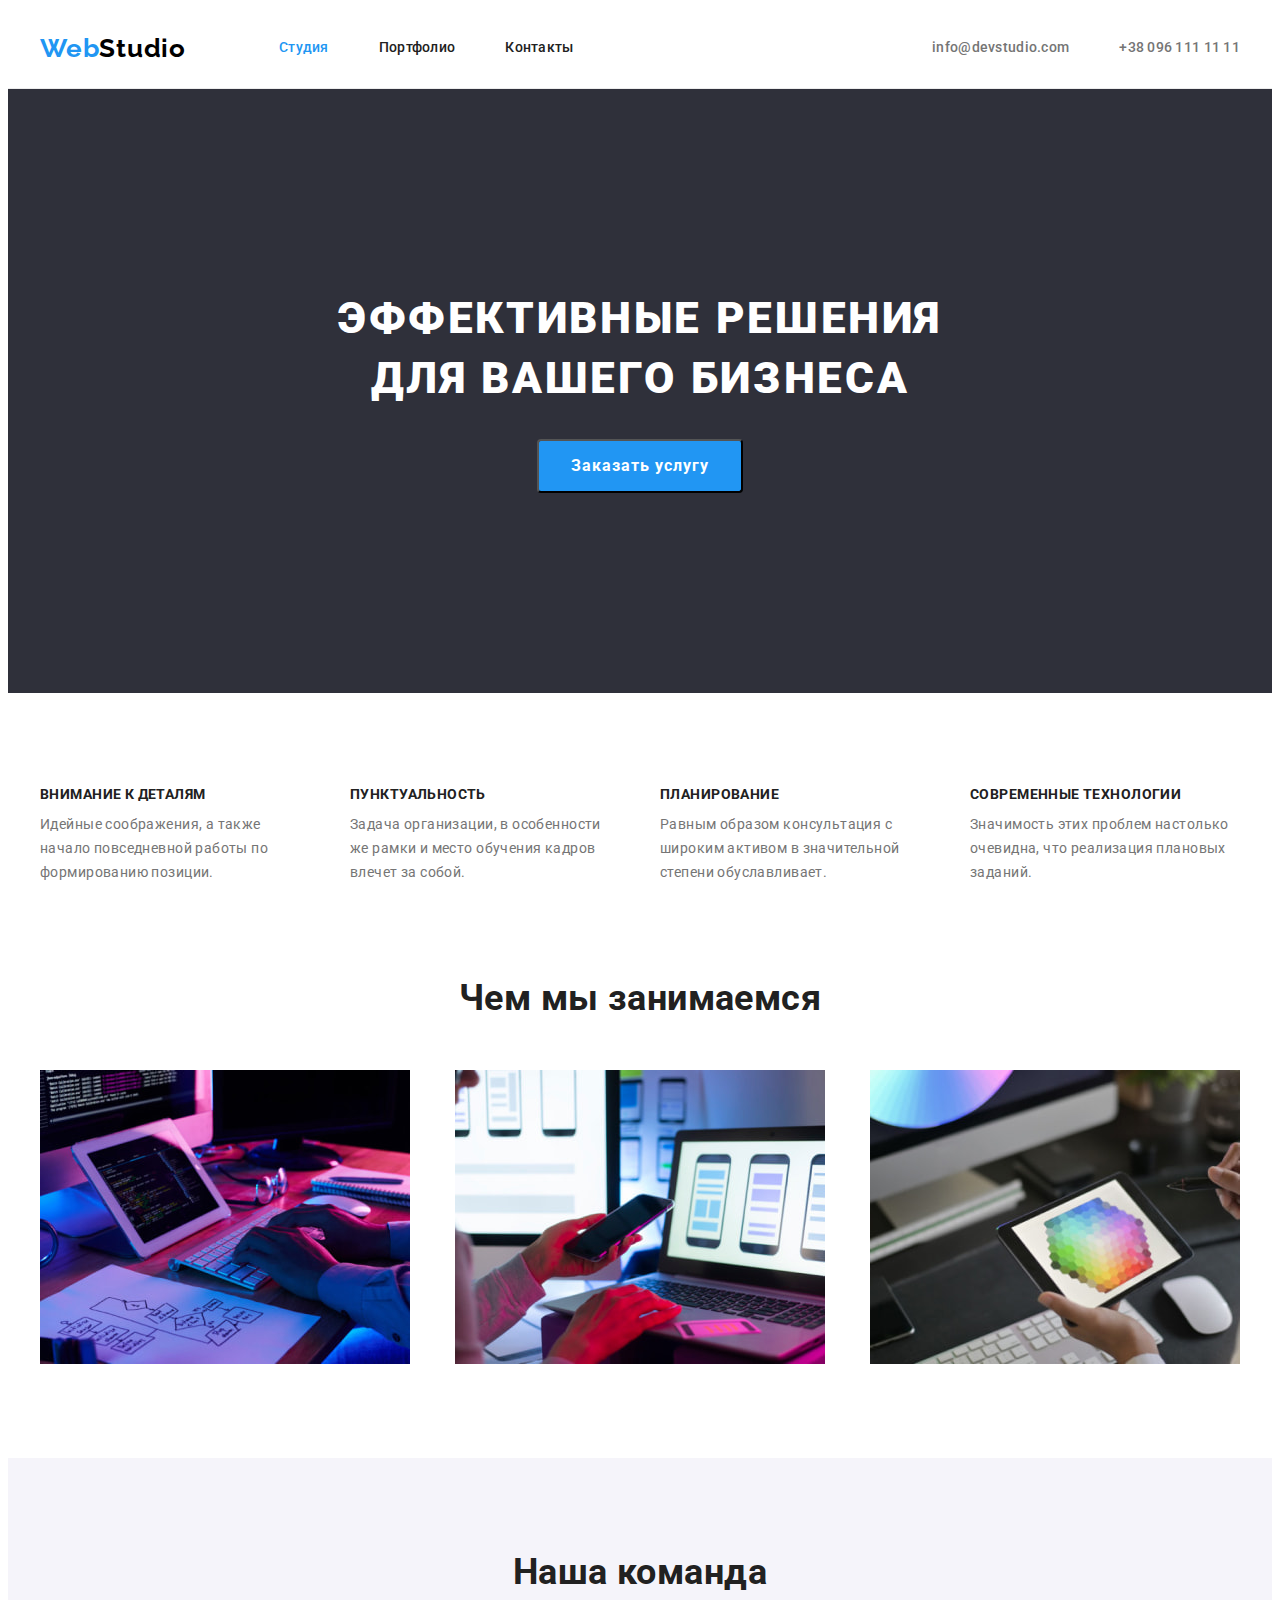
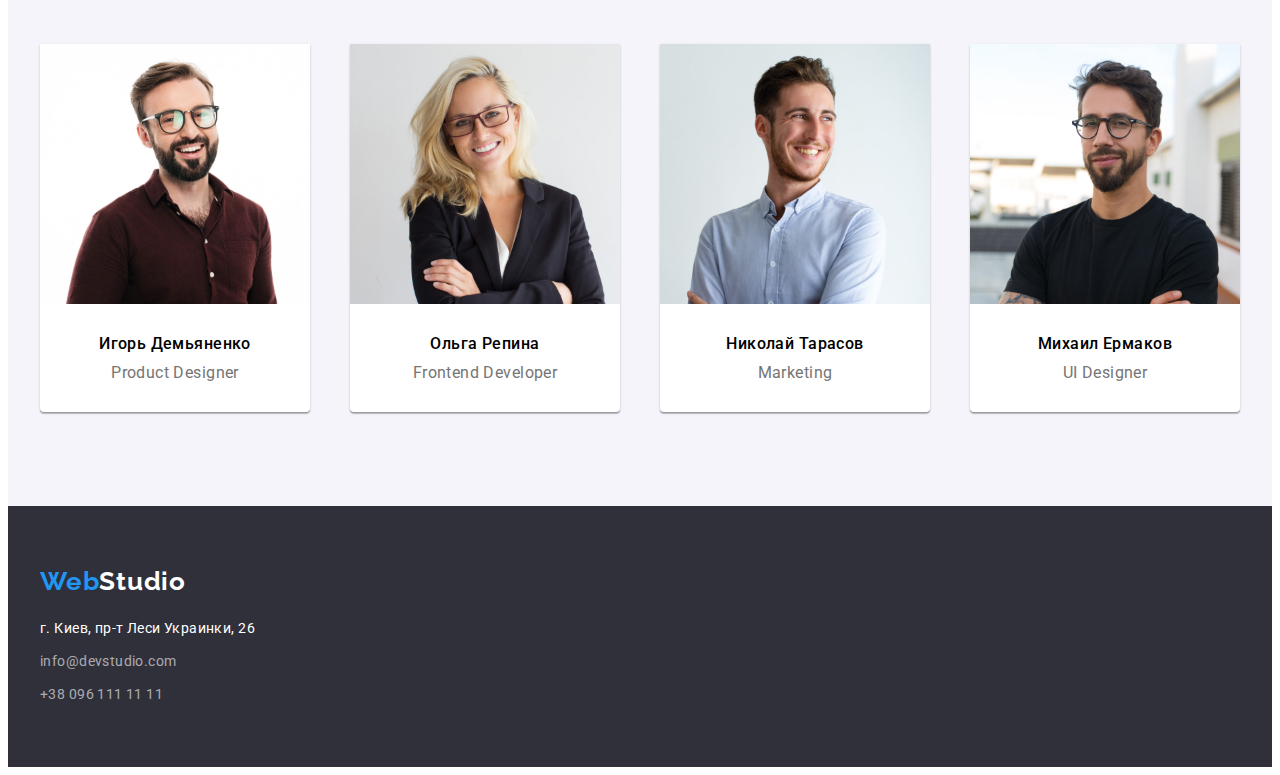
<file: index.html>
<!DOCTYPE html>
<html lang="en">
  <head>
    <meta charset="UTF-8" />
    <meta http-equiv="X-UA-Compatible" content="IE=edge" />
    <meta name="viewport" content="width=device-width, initial-scale=1.0" />
    <title>Web Studio</title>
    <!-- Project fonts -->
    <link rel="preconnect" href="https://fonts.googleapis.com" />
    <link rel="preconnect" href="https://fonts.gstatic.com" crossorigin />
    <link
      href="https://fonts.googleapis.com/css2?family=Raleway:wght@700&family=Roboto:wght@400;500;700;900&display=swap"
      rel="stylesheet"
    />
    <!-- Normalize -->
    <link
      rel="stylesheet"
      href="https://cdnjs.cloudflare.com/ajax/libs/modern-normalize/1.1.0/modern-normalize.min.css"
      integrity="sha512-wpPYUAdjBVSE4KJnH1VR1HeZfpl1ub8YT/NKx4PuQ5NmX2tKuGu6U/JRp5y+Y8XG2tV+wKQpNHVUX03MfMFn9Q=="
      crossorigin="anonymous"
      referrerpolicy="no-referrer"
    />
    <!-- Custom styles -->
    <link rel="stylesheet" href="./css/styles.css" />
  </head>
  <body>
    <!-- Шапка  сайту-->
    <header class="header">
      <div class="container header-container">
        <a href="./index.html" class="logo">Web<span class="logo-black">Studio</span> </a>
        <nav class="navigator">
          <ul class="list navigator-list">
            <li class="navigator-item">
              <a class="navigator-link current" href="./index.html">Студия</a>
            </li>
            <li class="navigator-item">
              <a class="navigator-link" href="./portfolio.html">Портфолио</a>
            </li>
            <li class="navigator-item"><a class="navigator-link" href="#contacts">Контакты</a></li>
          </ul>
        </nav>
        <ul class="list contacts-list">
          <li class="contacts-item">
            <a class="contacts" href="mailto:info@devstudio.com">info@devstudio.com</a>
          </li>
          <li class="contacts-item">
            <a class="contacts" href="tel:380961111111">+38 096 111 11 11</a>
          </li>
        </ul>
      </div>
    </header>
    <main class="main">
      <!-- Секція "герой" -->
      <section class="hero">
        <div class="container">
          <h1 class="hero-title">Эффективные решения для вашего бизнеса</h1>
          <button class="hero-btn" type="button" name="order">Заказать услугу</button>
        </div>
      </section>
      <!-- Секція "переваги" (назва секції прихована)-->
      <section class="advantage">
        <div class="container">
          <h2 class="section-title invisible">Преимущества</h2>
          <ul class="list adv">
            <li class="item">
              <h3 class="title">Внимание к деталям</h3>
              <p class="text">
                Идейные соображения, а также начало повседневной работы по формированию позиции.
              </p>
            </li>
            <li class="item">
              <h3 class="title">Пунктуальность</h3>
              <p class="text">
                Задача организации, в особенности же рамки и место обучения кадров влечет за собой.
              </p>
            </li>
            <li class="item">
              <h3 class="title">Планирование</h3>
              <p class="text">
                Равным образом консультация с широким активом в значительной степени обуславливает.
              </p>
            </li>
            <li class="item">
              <h3 class="title">Современные технологии</h3>
              <p class="text">
                Значимость этих проблем настолько очевидна, что реализация плановых заданий.
              </p>
            </li>
          </ul>
        </div>
      </section>
      <!-- Секція "Чим ми займаємось" -->
      <section class="works">
        <div class="container">
          <h2 class="section-title">Чем мы занимаемся</h2>
          <ul class="list work">
            <li><img src="./images/work/img1.jpg" alt="Web development" width="370" /></li>
            <li><img src="./images/work/img2.jpg" alt="Mobile applications" width="370" /></li>
            <li><img src="./images/work/img3.jpg" alt="Design" width="370" /></li>
          </ul>
        </div>
      </section>
      <!-- Секція "команда" -->
      <section class="comand">
        <div class="container">
          <h2 class="section-title">Наша команда</h2>
          <ul class="list ccards">
            <li class="ccard">
              <img src="./images/comand/img1.jpg" alt="photo by Igor Demyanenko" width="270" />
              <div class="person">
                <h3 class="name">Игорь Демьяненко</h3>
                <p class="prof" lang="en">Product Designer</p>
              </div>
            </li>
            <li class="ccard">
              <img src="./images/comand/img2.jpg" alt="photo by Olga Repina" width="270" />
              <div class="person">
                <h3 class="name">Ольга Репина</h3>
                <p class="prof" lang="en">Frontend Developer</p>
              </div>
            </li>
            <li class="ccard">
              <img src="./images/comand/img3.jpg" alt="photo by Nikolai Tarasov" width="270" />
              <div class="person">
                <h3 class="name">Николай Тарасов</h3>
                <p class="prof" lang="en">Marketing</p>
              </div>
            </li>
            <li class="ccard">
              <img src="./images/comand/img4.jpg" alt="photo by Mikhail Ermakov" width="270" />
              <div class="person">
                <h3 class="name">Михаил Ермаков</h3>
                <p class="prof" lang="en">UI Designer</p>
              </div>
            </li>
          </ul>
        </div>
      </section>
    </main>
    <!-- Підвал сайту -->
    <footer class="footer">
      <div class="container">
        <a class="logo" href="./index.html">Web<span class="logo-white">Studio</span> </a>
        <address class="address" id="contacts">
          <ul class="list ads">
            <li class="item">
              <a
                class="map"
                href="//goo.gl/maps/XvVAJL7zwZZcy64VA"
                target="_blank"
                rel="noopener noreferrer"
                >г. Киев, пр-т Леси Украинки, 26</a
              >
            </li>
            <li class="item"><a class="mail" href="mailto:info@devstudio.com">info@devstudio.com</a></li>
            <li class="item"><a class="tel" href="tel:380961111111">+38 096 111 11 11</a></li>
          </ul>
        </address>
      </div>
    </footer>
  </body>
</html>
</file>
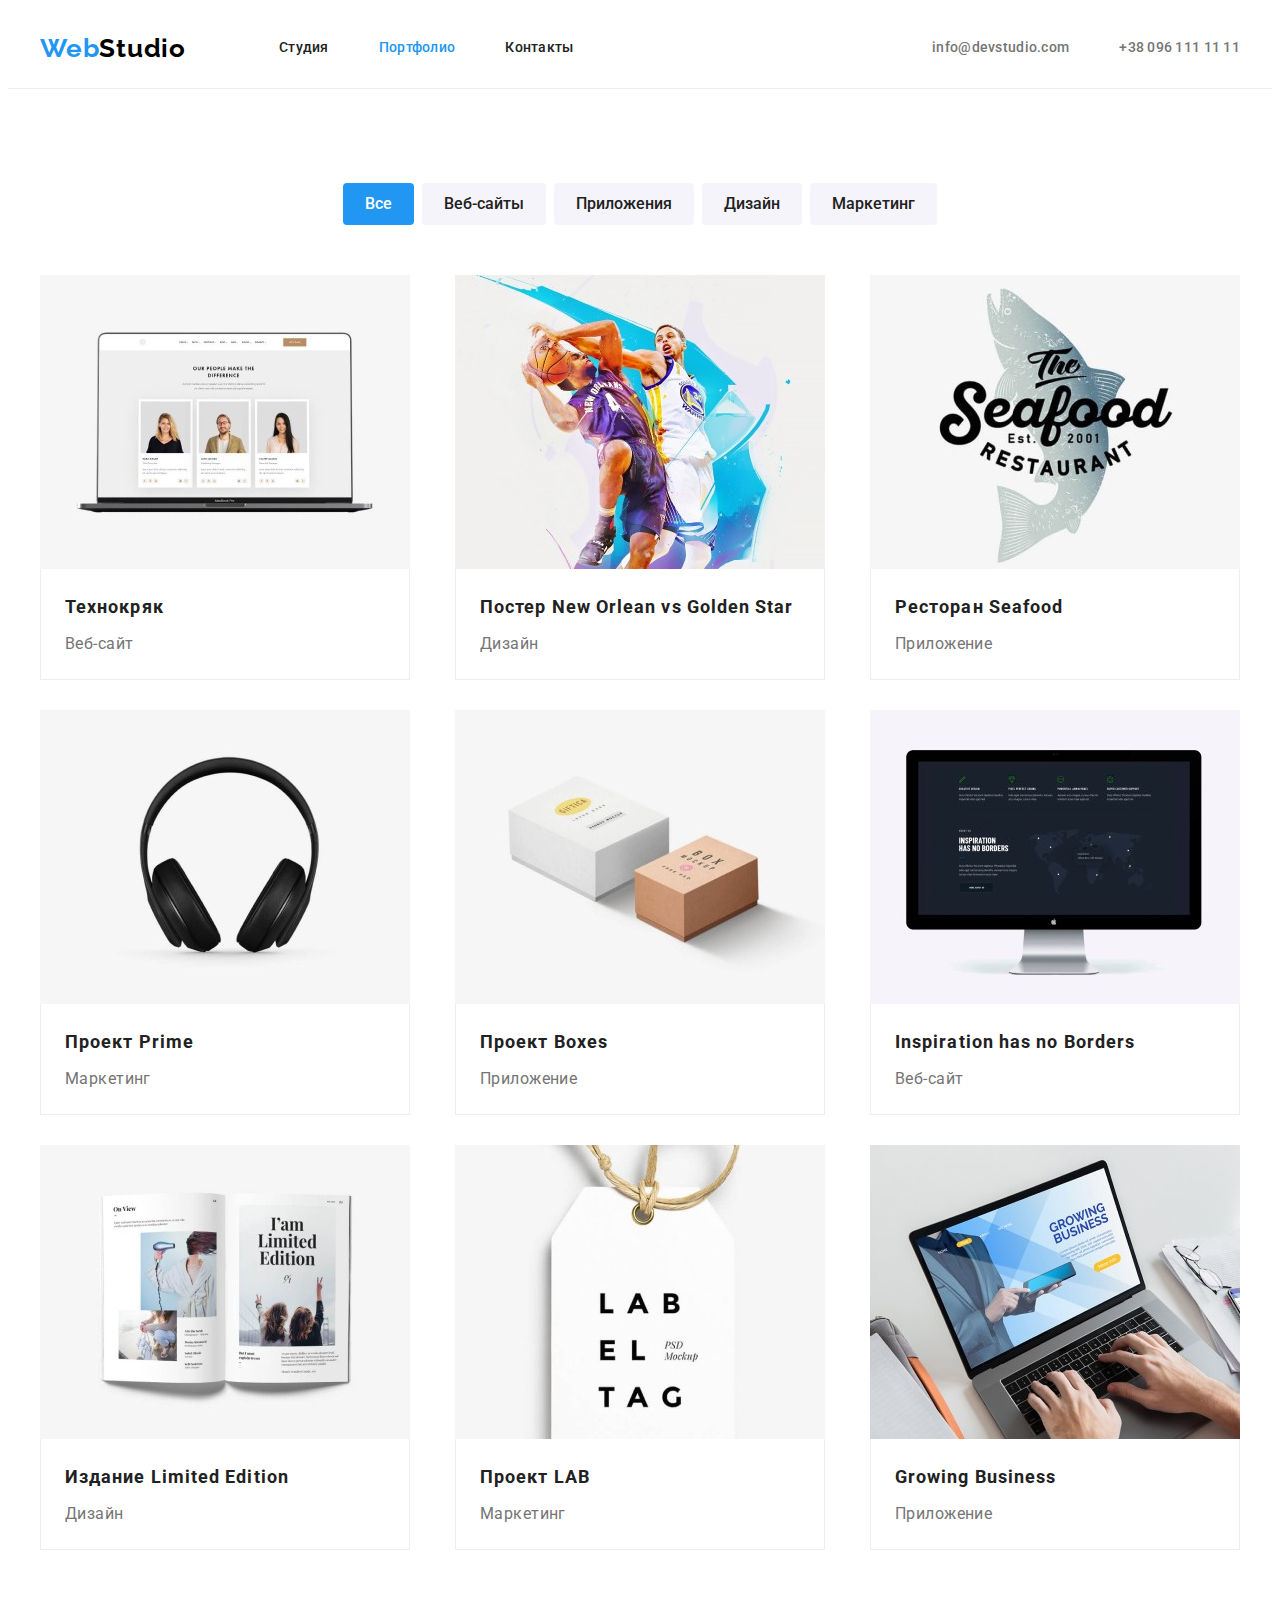
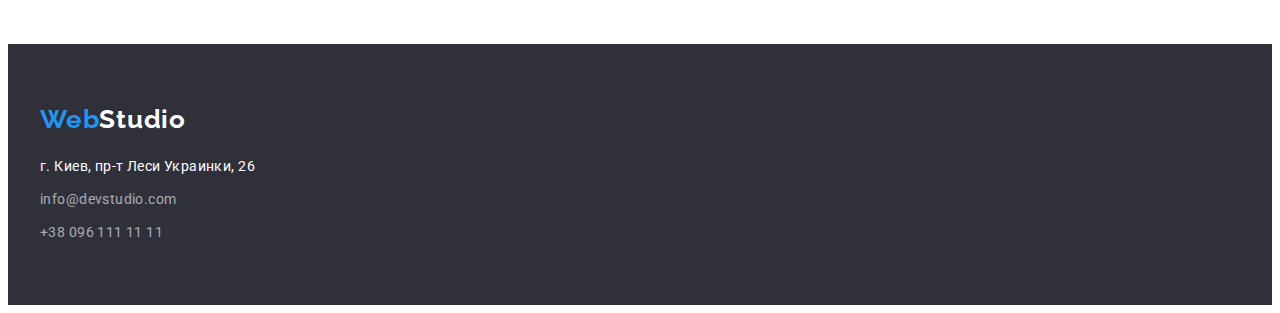
<file: portfolio.html>
<!DOCTYPE html>
<html lang="en">
  <head>
    <meta charset="UTF-8" />
    <meta http-equiv="X-UA-Compatible" content="IE=edge" />
    <meta name="viewport" content="width=device-width, initial-scale=1.0" />
    <title>Portfolio</title>
    <!-- Project fonts -->
    <link rel="preconnect" href="https://fonts.googleapis.com" />
    <link rel="preconnect" href="https://fonts.gstatic.com" crossorigin />
    <link
      href="https://fonts.googleapis.com/css2?family=Raleway:wght@700&family=Roboto:wght@400;500;700;900&display=swap"
      rel="stylesheet"
    />
    <!-- Normalize -->
    <link
      rel="stylesheet"
      href="https://cdnjs.cloudflare.com/ajax/libs/modern-normalize/1.1.0/modern-normalize.min.css"
      integrity="sha512-wpPYUAdjBVSE4KJnH1VR1HeZfpl1ub8YT/NKx4PuQ5NmX2tKuGu6U/JRp5y+Y8XG2tV+wKQpNHVUX03MfMFn9Q=="
      crossorigin="anonymous"
      referrerpolicy="no-referrer"
    />
    <!-- Custom styles -->
    <link rel="stylesheet" href="./css/styles.css" />
  </head>
  <body>
    <!-- Шапка сайту -->
    <header class="header">
      <div class="container header-container">
        <a href="./index.html" class="logo">Web<span class="logo-black">Studio</span> </a>
        <nav class="navigator">
          <ul class="list navigator-list">
            <li class="navigator-item"><a class="navigator-link" href="./index.html">Студия</a></li>
            <li class="navigator-item">
              <a class="navigator-link current" href="./portfolio.html">Портфолио</a>
            </li>
            <li class="navigator-item"><a class="navigator-link" href="#contacts">Контакты</a></li>
          </ul>
        </nav>
        <ul class="list contacts-list">
          <li class="contacts-item">
            <a class="contacts" href="mailto:info@devstudio.com">info@devstudio.com</a>
          </li>
          <li class="contacts-item">
            <a class="contacts" href="tel:380961111111">+38 096 111 11 11</a>
          </li>
        </ul>
      </div>
    </header>
    <main>
      <section class="section portfolio">
        <h1 class="invisible">Портфолио</h1>
        <!-- Кнопки вибору -->
        <div class="container">
          <ul class="list button">
            <li class="item"><button class="btn current" type="button">Все</button></li>
            <li class="item"><button class="btn" type="button">Веб-сайты</button></li>
            <li class="item"><button class="btn" type="button">Приложения</button></li>
            <li class="item"><button class="btn" type="button">Дизайн</button></li>
            <li class="item"><button class="btn" type="button">Маркетинг</button></li>
          </ul>
          <!-- Картки вибіркового перегляду  -->
          <ul class="list cards">
            <li class="item">
              <a class="card" href="">
                <img src="./images/portfolio/img1.jpg" width="370" alt="Технокряк" />
                <div class="text-bloc">
                  <h2 class="card-title">Технокряк</h2>
                  <p class="card-type">Веб-сайт</p>
                </div>
              </a>
            </li>
            <li class="item">
              <a class="card" href="">
                <img
                  src="./images/portfolio/img2.jpg"
                  width="370"
                  alt="Постер New Orlean vs Golden Star"
                />
                <div class="text-bloc">
                  <h2 class="card-title">Постер New Orlean vs Golden Star</h2>
                  <p class="card-type">Дизайн</p>
                </div>
              </a>
            </li>
            <li class="item">
              <a class="card" href="">
                <img src="./images/portfolio/img3.jpg" width="370" alt="Ресторан Seafood" />
                <div class="text-bloc">
                  <h2 class="card-title">Ресторан Seafood</h2>
                  <p class="card-type">Приложение</p>
                </div>
              </a>
            </li>
            <li class="item">
              <a class="card" href="">
                <img src="./images/portfolio/img4.jpg" width="370" alt="Проект Prime" />
                <div class="text-bloc">
                  <h2 class="card-title">Проект Prime</h2>
                  <p class="card-type">Маркетинг</p>
                </div>
              </a>
            </li>
            <li class="item">
              <a class="card" href="">
                <img src="./images/portfolio/img5.jpg" width="370" alt="Проект Boxes" />
                <div class="text-bloc">
                  <h2 class="card-title">Проект Boxes</h2>
                  <p class="card-type">Приложение</p>
                </div>
              </a>
            </li>
            <li class="item">
              <a class="card" href="">
                <img
                  src="./images/portfolio/img6.jpg"
                  width="370"
                  alt="Inspiration has no Borders"
                />
                <div class="text-bloc">
                  <h2 class="card-title">Inspiration has no Borders</h2>
                  <p class="card-type">Веб-сайт</p>
                </div>
              </a>
            </li>
            <li class="item">
              <a class="card" href="">
                <img src="./images/portfolio/img7.jpg" width="370" alt="Издание Limited Edition" />
                <div class="text-bloc">
                  <h2 class="card-title">Издание Limited Edition</h2>
                  <p class="card-type">Дизайн</p>
                </div>
              </a>
            </li>
            <li class="item">
              <a class="card" href="">
                <img src="./images/portfolio/img8.jpg" width="370" alt="Проект LAB" />
                <div class="text-bloc">
                  <h2 class="card-title">Проект LAB</h2>
                  <p class="card-type">Маркетинг</p>
                </div>
              </a>
            </li>
            <li class="item">
              <a class="card" href="">
                <img src="./images/portfolio/img9.jpg" width="370" alt="Growing Business" />
                <div class="text-bloc">
                  <h2 class="card-title">Growing Business</h2>
                  <p class="card-type">Приложение</p>
                </div>
              </a>
            </li>
          </ul>
        </div>
      </section>
    </main>
    <footer class="footer">
      <div class="container">
        <a class="logo" href="./index.html">Web<span class="logo-white">Studio</span> </a>
        <address class="address" id="contacts">
          <ul class="list ads">
            <li class="item">
              <a
                class="map"
                href="//goo.gl/maps/XvVAJL7zwZZcy64VA"
                target="_blank"
                rel="noopener noreferrer"
                >г. Киев, пр-т Леси Украинки, 26</a
              >
            </li>
            <li class="item">
              <a class="mail" href="mailto:info@devstudio.com">info@devstudio.com</a>
            </li>
            <li class="item"><a class="tel" href="tel:380961111111">+38 096 111 11 11</a></li>
          </ul>
        </address>
      </div>
    </footer>
  </body>
</html>
</file>
<file: css/styles.css>
:root {
    /*    Шрифти    */
    --primary-font: 'Roboto',  sans-serif;
    --secondary-font: 'Raleway', sans-serif;
    /*    Колір тексту    */
    --primary-text-color: #212121;
    --secondary-text-color: #757575;
    --third-text-color: #FFFFFF;
    --accent-color: #2196f3;
    /*    Колір фону    */
    --primary-bg-color: #FFFFFF;
    --secondary-bg-color: #F5F4FA;
}

body {
    background-color:var(--primary-bg-color);
    font-family: var(--primary-font);
    font-size: 14px;
    line-height: 1.17;
    letter-spacing: 0.03em;
 }
 h1, h2, h3, h4, h5, h6, p{
     margin: 0;
 }
 img{
     display: block;
    max-width: 100%;
    height: auto;
 }

.container{
    /* outline: 1px solid red; */
    width: 1200px;
    padding-left: 15px;
    padding-right: 15px;
    margin-left: auto;
    margin-right: auto;
}
.list{ 
    list-style: none;
    padding: 0;
    margin: 0;
}

/* ============================== */
/*          H e a d e r           */
/* ============================== */

.header {
    background: var(--primary-bg-color);
    border-bottom: 1px solid #ECECEC;
}

.header-container{
    display: flex;
    align-items: center;
}
/* логотип */
.logo {
    color: var(--accent-color);
    font-family: var(--secondary-font);
    font-weight: 700;
    font-size: 26px;
    line-height: 1.19;
    letter-spacing: 0.03em;
    text-decoration: none;
}
.header .logo{
    margin-right: 93px;
}
.logo-black {
    color: black;
}
.logo-white {
    color: white;
}

/* меню навігатора */
.navigator-list{
    display: flex;
    align-items: center;
}
.navigator-item {
    margin-right: 50px;
}
.navigator-item:last-child{
    margin: 0;
}
.navigator-link {
    display: block;
    padding-top: 32px;
    padding-bottom: 32px;

    color: var(--primary-text-color);
    /* font-family: var(--primary-font); */
    font-weight: 500;
    line-height: 1.14;
    letter-spacing: 0.02em;
    text-decoration: none;
}
.navigator-link:hover,
.navigator-link:focus,
.current {
    color: var(--accent-color);
}

/* контакти */
.contacts-list {
    display: flex;
    margin-left: auto;
    align-items: center;
}
.contacts {
    display: block;
    padding-top: 32px;
    padding-bottom: 32px;

    font-weight: 500;
    line-height: 1.14;
    letter-spacing: 0.02em;
    list-style: none;
    text-decoration: none;
    color: var(--secondary-text-color);
}
.contacts:hover,
.contacts:focus {
    color: var(--accent-color);
}
.contacts-item:first-child{
    margin-right: 50px;
}

/* ============================== */
/*            M a i n             */ 
/* ============================== */

/* Секція "герой" */
.hero { 
    padding-top: 200px;
    padding-bottom: 200px;
    text-align: center;
    background-color: #2F303A;
}
.hero-title { 
    margin-right: auto;
    margin-left: auto;
    width: 696px;
    margin-bottom: 30px;

    font-weight: 900;
    font-size: 44px;
    line-height: 1.36;
    text-align: center;
    letter-spacing: 0.06em;
    text-transform: uppercase;
    color: var(--third-text-color);
}
.hero-btn {
    display: inline-block;
    min-width: 200px;
    border-radius: 4px;
    padding: 10px 32px;

    font-family:inherit;
    font-weight: 700;
    font-size: 16px;
    line-height: 1.88;
    letter-spacing: 0.06em;
    cursor: pointer;
    background-color: var(--accent-color);
    color: var(--third-text-color);
}


/* Назви секцій  */
.section-title {
    font-weight: 700;
    font-size: 36px;
    line-height: 1.16;
    text-align: center;
    color: var(--primary-text-color);
}

/* Секція "Переваги" */
.advantage {
    padding-top: 94px;
    padding-bottom: 94px;
}
.invisible {
    position: absolute;
    white-space: nowrap;
    width: 1px;
    height: 1px;
    overflow: hidden;
    border: 0;
    padding: 0;
    clip: rect(0 0 0 0);
    clip-path: inset(50%);
    margin: -1px;
}
.adv,
.work,
.ccards {
    display: flex;
    align-items: center;
    justify-content: space-between;
}
.adv .item{
    width: 270px;
}
.adv .title {
    margin-bottom: 10px;

    font-weight: 700;
    font-size: 14px;
    line-height: 1.14;
    text-transform: uppercase;
    color: var(--primary-text-color);
} 
.adv .text {
    line-height: 1.71;
    color:var(--secondary-text-color);
}

/* Секція "Чим ми займаємось" */
.works{
    padding-bottom: 94px;
}
.works .section-title,
.comand .section-title {
    margin-bottom: 50px;
}

/* Секція "Команда" */
.comand {
    padding-top: 94px;
    padding-bottom: 94px;
    background: var(--secondary-bg-color);
}
.ccard{
    background: var(--primary-bg-color);
    box-shadow: 0px 1px 3px rgba(0, 0, 0, 0.12),
    0px 1px 1px rgba(0, 0, 0, 0.14),
    0px 2px 1px rgba(0, 0, 0, 0.2);
    border-radius: 0px 0px 4px 4px;
}
.person{
    padding-top: 30px;
    padding-bottom: 30px;
}
.name {
    margin-bottom: 10px;
    font-weight: 500;
    font-size: 16px;
    line-height: 1.19;
    text-align: center;
}
.prof {
    font-size: 16px;
    line-height: 1.19;
    text-align: center;    
    color: var(--secondary-text-color);
}

/* ============================== */
/*         F o o t e r            */
/* ============================== */

.footer {
    padding-top: 60px;
    padding-bottom: 60px;

    background: #2F303A;
}
.footer .logo{
    display: inline-block;
    margin-bottom: 20px;
}
.address {
    line-height: 1.71;
    font-style: normal;
}
.ads .item{
    display: block;
    margin-bottom: 9px;
}
.ads .item:last-child{
    margin-bottom: 0;
}
.map {
    text-decoration: none;
    color:var(--third-text-color)
}
.mail, .tel{
    text-decoration: none;
    color: rgba(255, 255, 255, 0.6);
}

/* ============================== */
/*      P o r t f o l i o         */
/* ============================== */

.portfolio {
    padding-top: 94px;
    padding-bottom: 94px;
}

/* Портфолио - кнопки */
.button{
    display: flex;
    align-items: center;
    justify-content: center;
    margin-bottom: 50px;
}
.button .item{
    margin-right: 8px;
}
.button .item:last-child{
    margin-right: 0;
}
.btn {
    padding: 6px 22px;
    border: none;

    font-family: inherit;
    font-weight: 500;
    font-size: 16px;
    line-height: 1.86;
    text-align: center;
    color: var(--primary-text-color);
    background-color: var(--secondary-bg-color);
    border-radius: 4px;
    
}
.btn:hover, 
.btn:focus {
    color: var(--third-text-color);
    background-color: var(--accent-color);
    box-shadow: 0px 3px 1px rgba(0, 0, 0, 0.1),
    0px 1px 2px rgba(0, 0, 0, 0.08),
    0px 2px 2px rgba(0, 0, 0, 0.12);
    border-radius: 4px;
    cursor:pointer;
}
.btn.current {
    color: var(--third-text-color);
    background-color: var(--accent-color);
}

/* Портфоліо - картки */
.cards{
    display: flex;
    flex-wrap: wrap;
    align-items: center;
    justify-content: space-between;
}
.cards .item{
    background: var(--primary-bg-color);
}
.cards .item:nth-child(-n+6){
    margin-bottom: 30px;
}
.text-bloc{
    padding: 20px 24px;
    border: 1px solid  #EEEEEE;
    border-top: 0; 
}
.card {
    text-decoration: none;
}
.card-title{
    margin-bottom: 4px;

    font-weight: 700;
    font-size: 18px;
    line-height: 2;
    letter-spacing: 0.06em;
    color: var(--primary-text-color)
}
.card-type{
    font-size: 16px;
    line-height: 1.88;
    color: var(--secondary-text-color);
}
</file>
